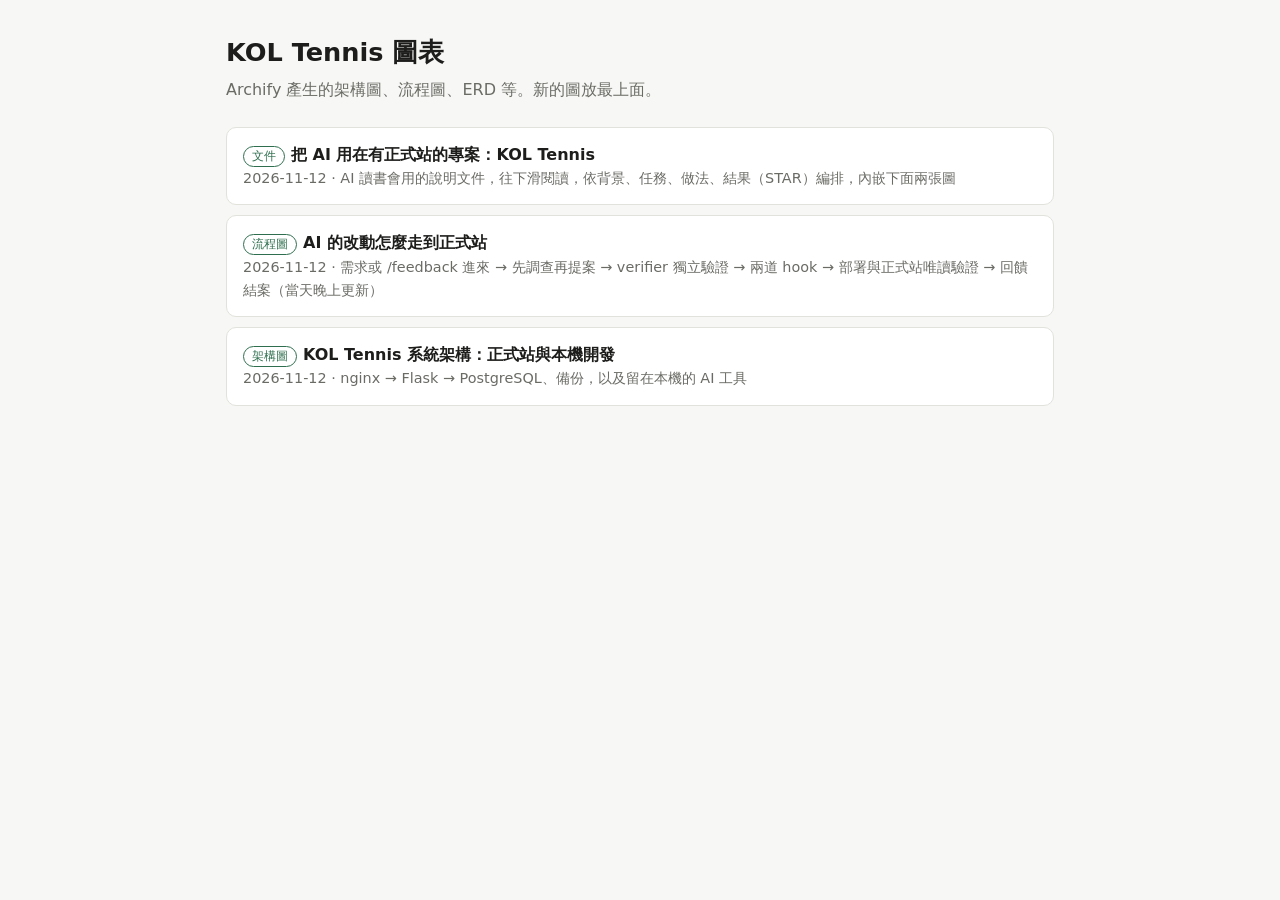
<file: diagrams/index.html>
<!doctype html>
<html lang="zh-Hant">
<head>
<meta charset="utf-8">
<meta name="viewport" content="width=device-width, initial-scale=1">
<title>KOL Tennis 圖表</title>
<style>
  :root { --bg:#f7f7f5; --card:#fff; --text:#1d1d1b; --muted:#6b6b66; --line:#e2e2dc; --accent:#2f6f4f; }
  @media (prefers-color-scheme: dark) {
    :root { --bg:#161716; --card:#1f201f; --text:#ececea; --muted:#9a9a94; --line:#333431; --accent:#7cc39c; }
  }
  * { box-sizing:border-box; }
  body { margin:0; background:var(--bg); color:var(--text);
         font:16px/1.6 system-ui, "Noto Sans TC", "Microsoft JhengHei", sans-serif; }
  main { max-width:860px; margin:0 auto; padding:32px 16px 64px; }
  h1 { font-size:1.6rem; margin:0 0 4px; }
  .sub { color:var(--muted); margin:0 0 24px; }
  ul { list-style:none; padding:0; margin:0; display:grid; gap:10px; }
  li a { display:block; background:var(--card); border:1px solid var(--line); border-radius:10px;
         padding:14px 16px; color:inherit; text-decoration:none; }
  li a:hover { border-color:var(--accent); }
  .title { font-weight:600; }
  .meta { color:var(--muted); font-size:.9rem; }
  .tag { display:inline-block; font-size:.75rem; color:var(--accent); border:1px solid var(--accent);
         border-radius:999px; padding:0 8px; margin-right:6px; }
  .empty { color:var(--muted); border:1px dashed var(--line); border-radius:10px; padding:24px; text-align:center; }
</style>
</head>
<body>
<main>
  <h1>KOL Tennis 圖表</h1>
  <p class="sub">Archify 產生的架構圖、流程圖、ERD 等。新的圖放最上面。</p>

  <!-- 新增圖表時，在這個 <ul> 最上面加一筆：
  <li><a href="資料夾/檔名.html">
    <span class="tag">類型</span><span class="title">標題</span>
    <div class="meta">YYYY-MM-DD · 一句話說明</div>
  </a></li>
  -->
  <ul id="diagrams">
  <li><a href="doc-ai-on-kol-tennis-20261112/ai-on-kol-tennis.html">
    <span class="tag">文件</span><span class="title">把 AI 用在有正式站的專案：KOL Tennis</span>
    <div class="meta">2026-11-12 · AI 讀書會用的說明文件，往下滑閱讀，依背景、任務、做法、結果（STAR）編排，內嵌下面兩張圖</div>
  </a></li>
  <li><a href="workflow-ai-change-to-prod-20261112/ai-change-to-prod.html">
    <span class="tag">流程圖</span><span class="title">AI 的改動怎麼走到正式站</span>
    <div class="meta">2026-11-12 · 需求或 /feedback 進來 → 先調查再提案 → verifier 獨立驗證 → 兩道 hook → 部署與正式站唯讀驗證 → 回饋結案（當天晚上更新）</div>
  </a></li>
  <li><a href="architecture-kol-tennis-system-20261112/kol-tennis-system.html">
    <span class="tag">架構圖</span><span class="title">KOL Tennis 系統架構：正式站與本機開發</span>
    <div class="meta">2026-11-12 · nginx → Flask → PostgreSQL、備份，以及留在本機的 AI 工具</div>
  </a></li>
  </ul>
  <p class="empty" id="empty">還沒有圖表。</p>
</main>
<script>
  if (document.querySelector('#diagrams li')) document.getElementById('empty').remove();
</script>
</body>
</html>
</file>
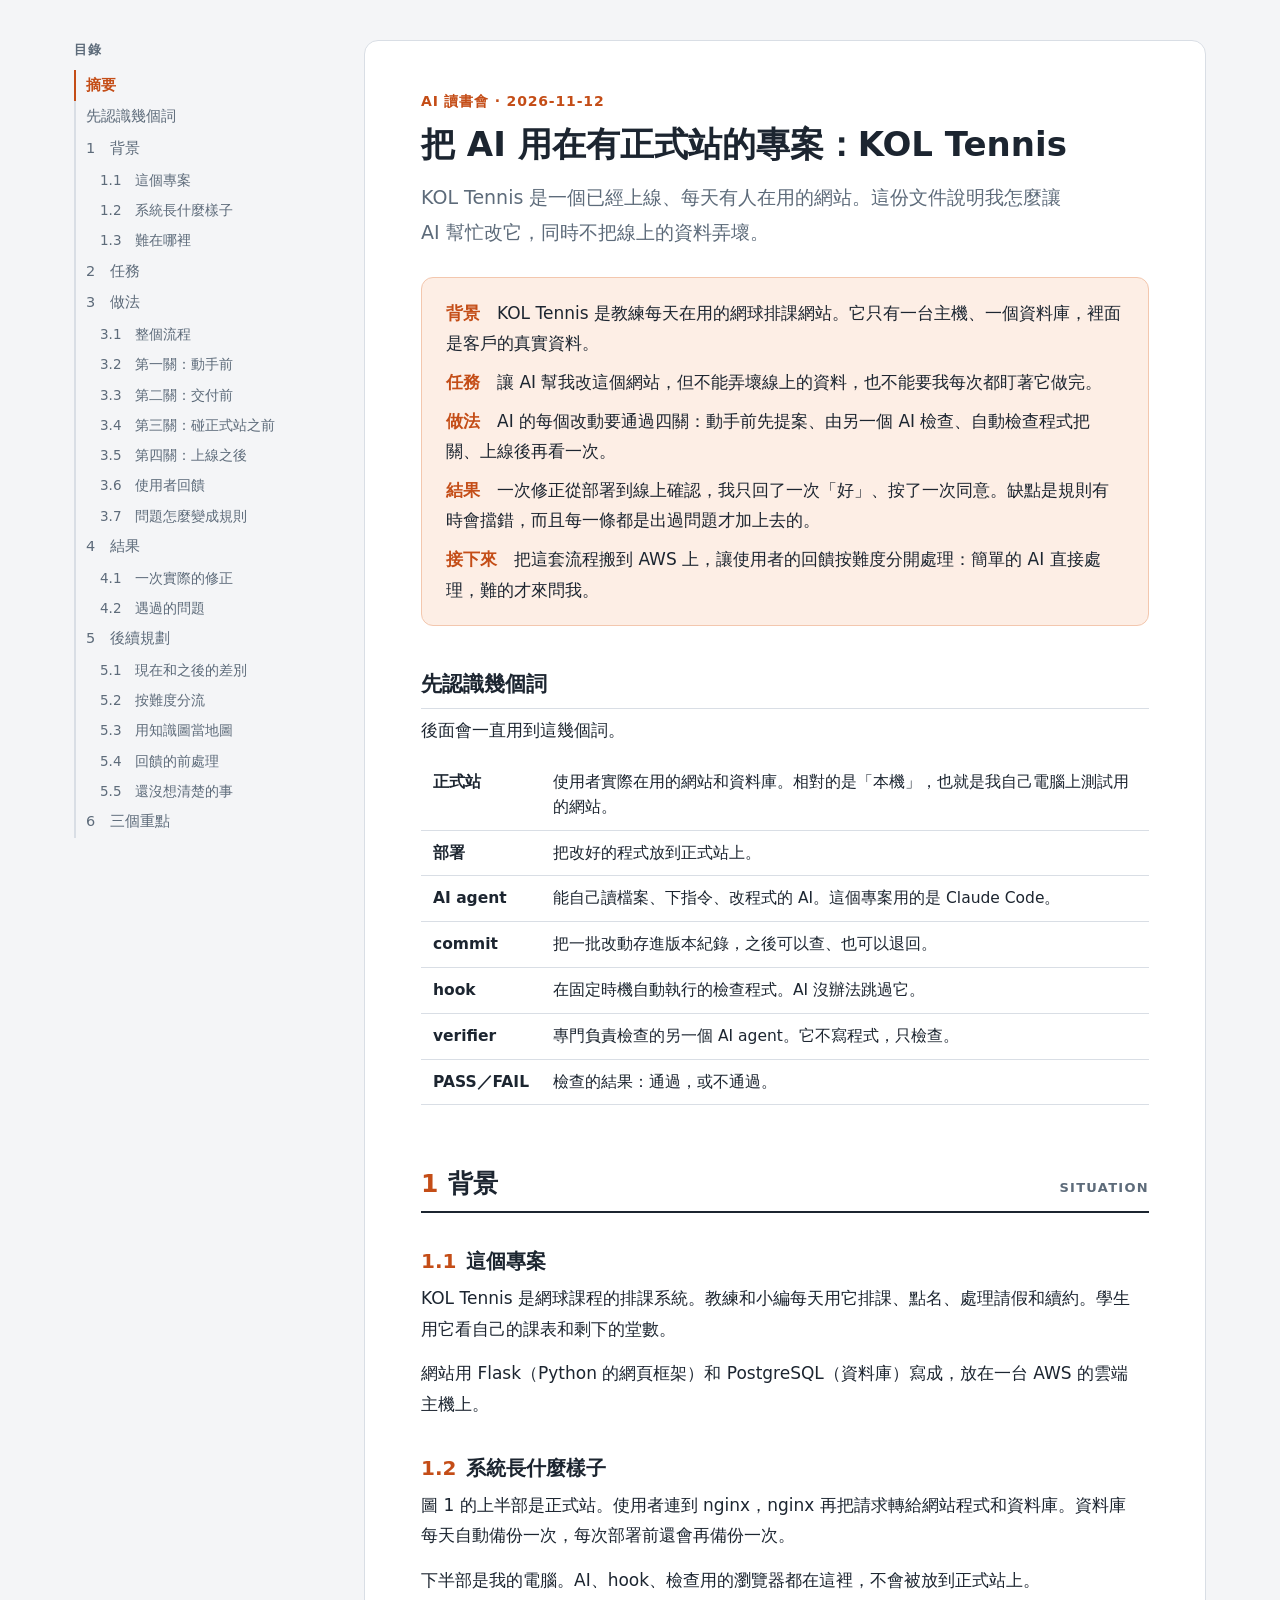
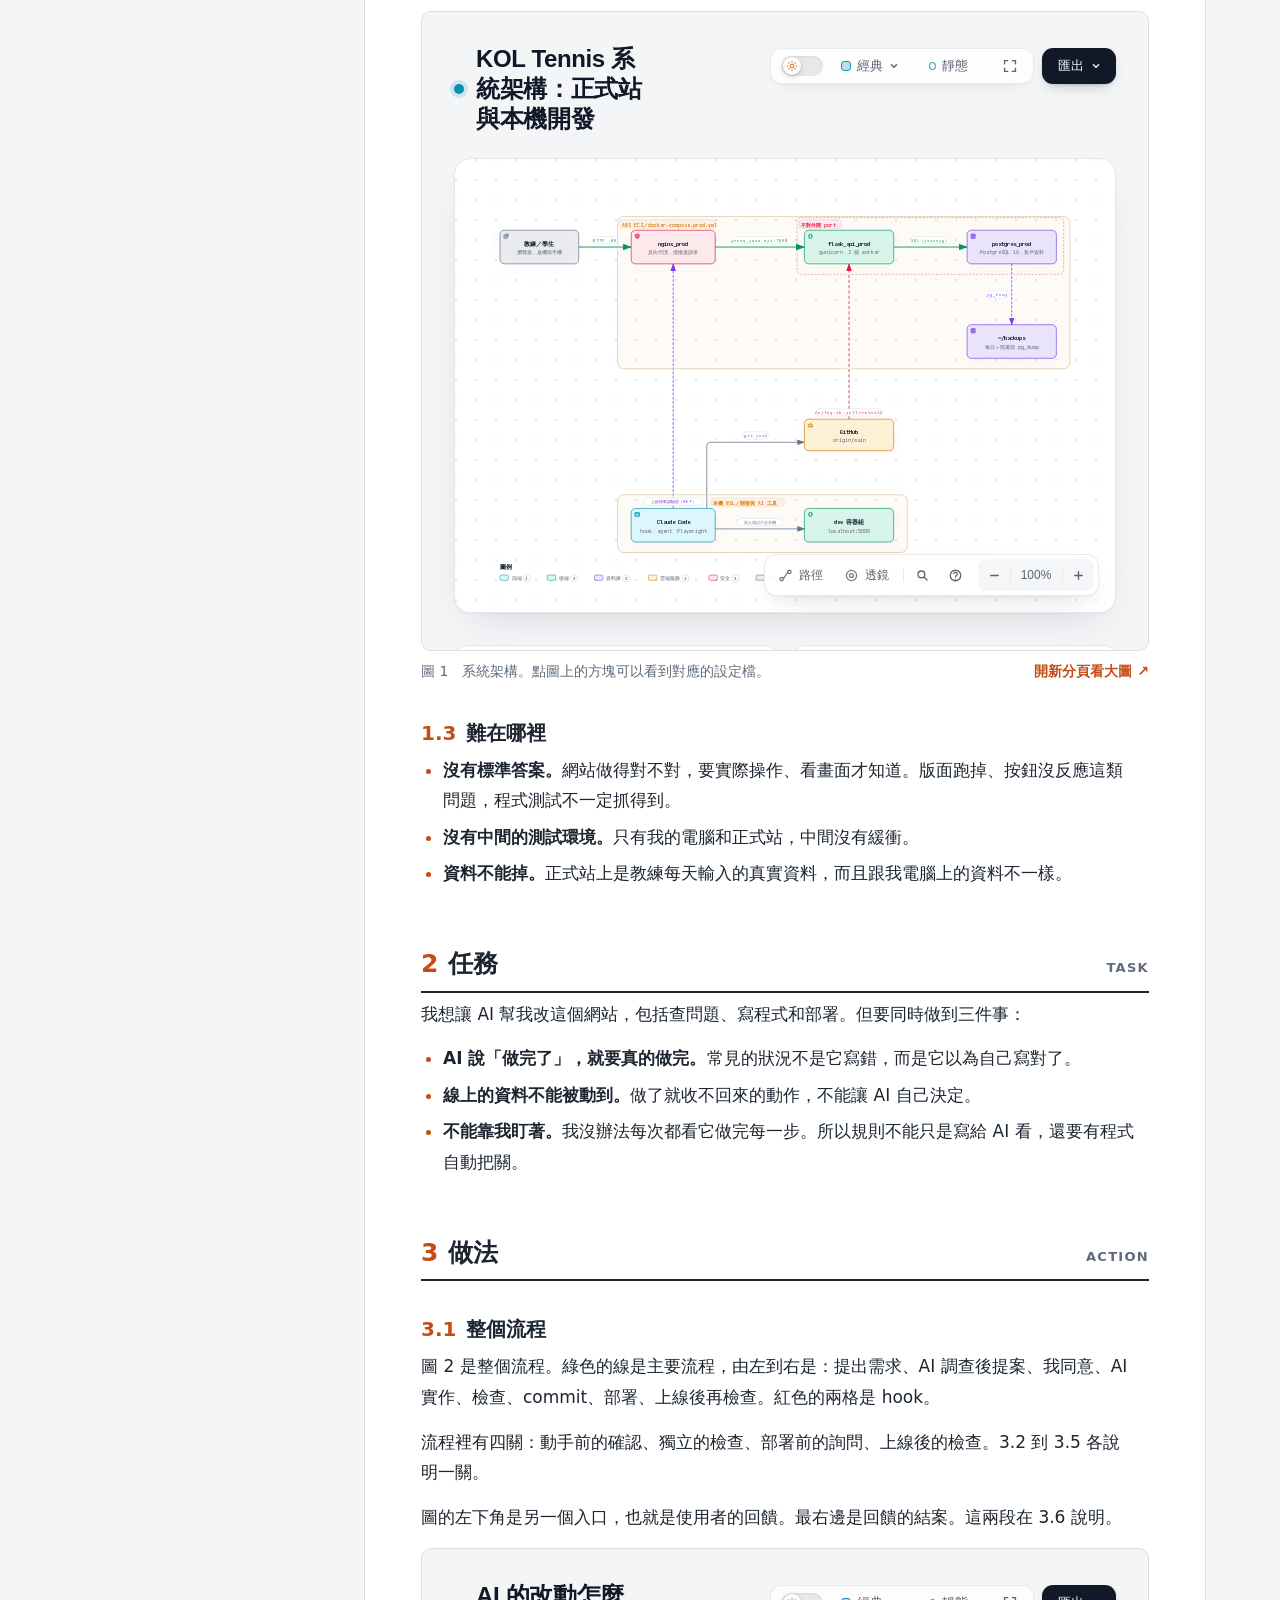
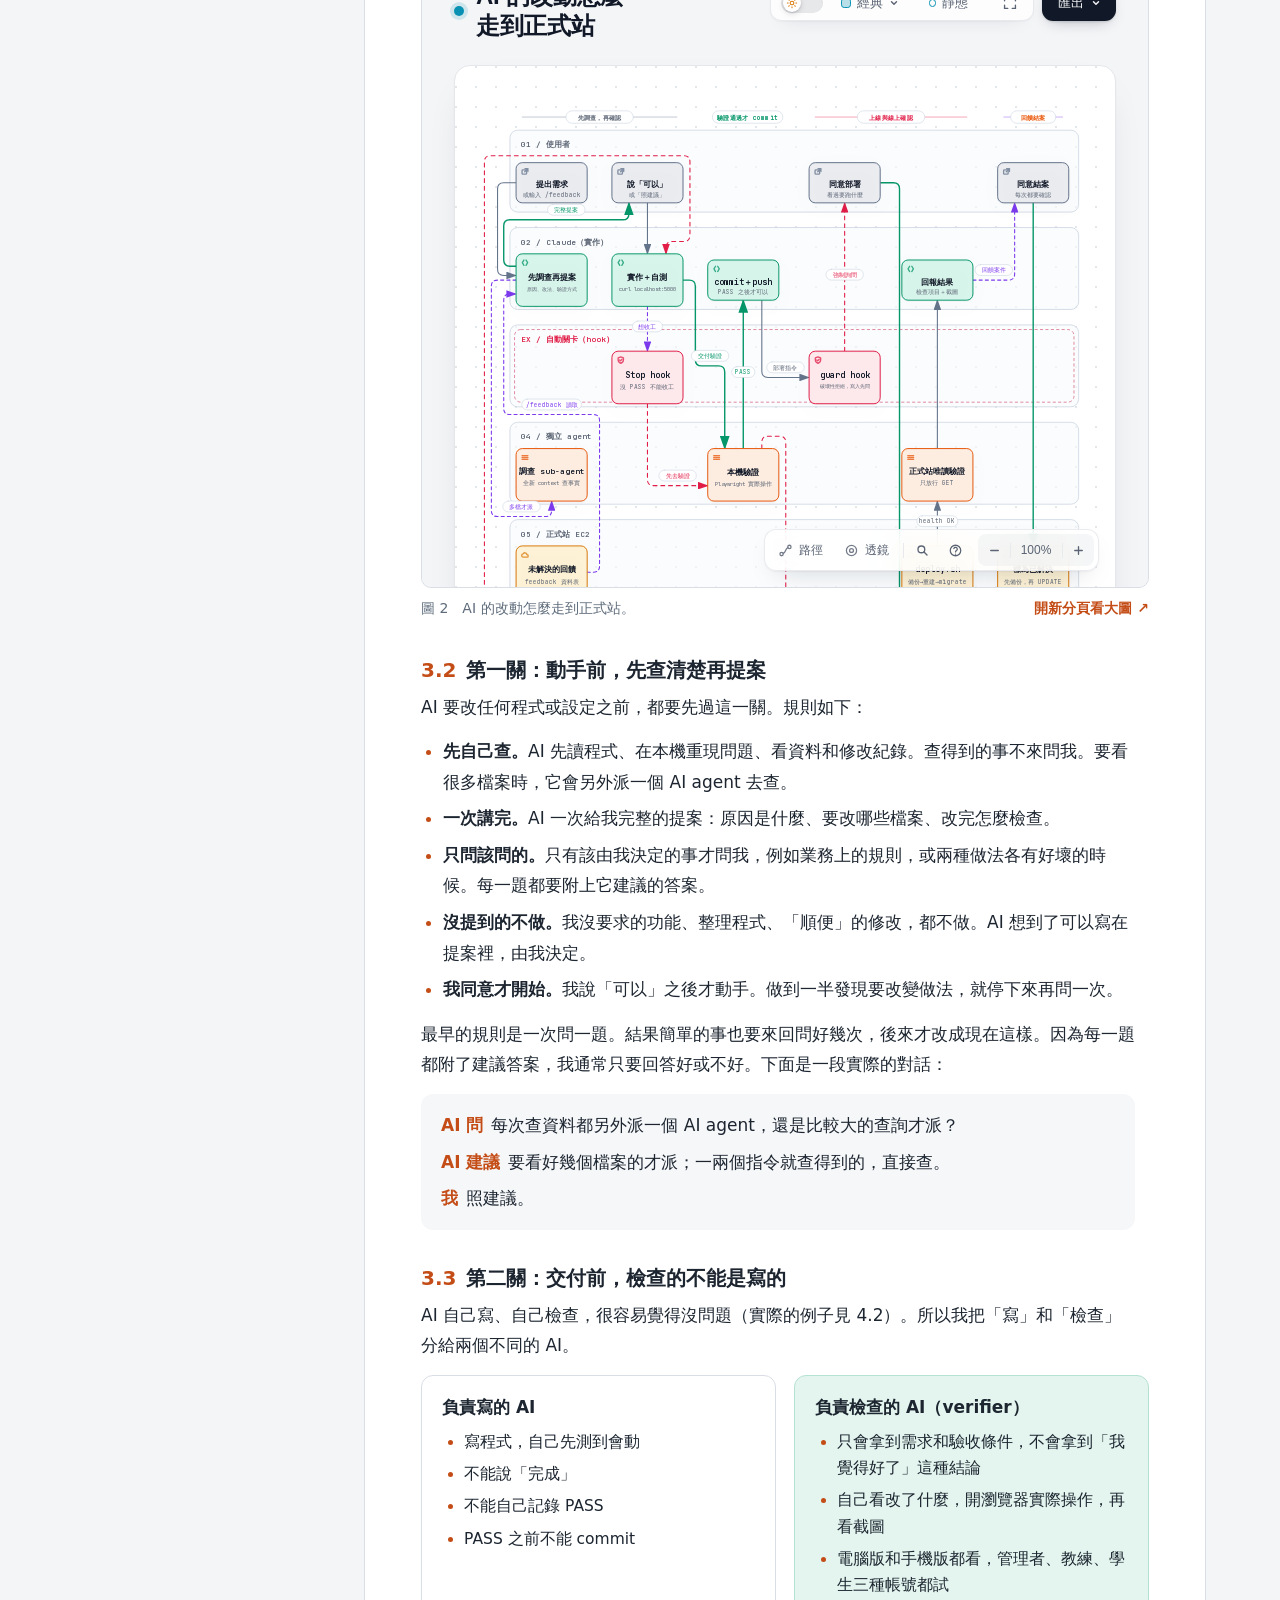
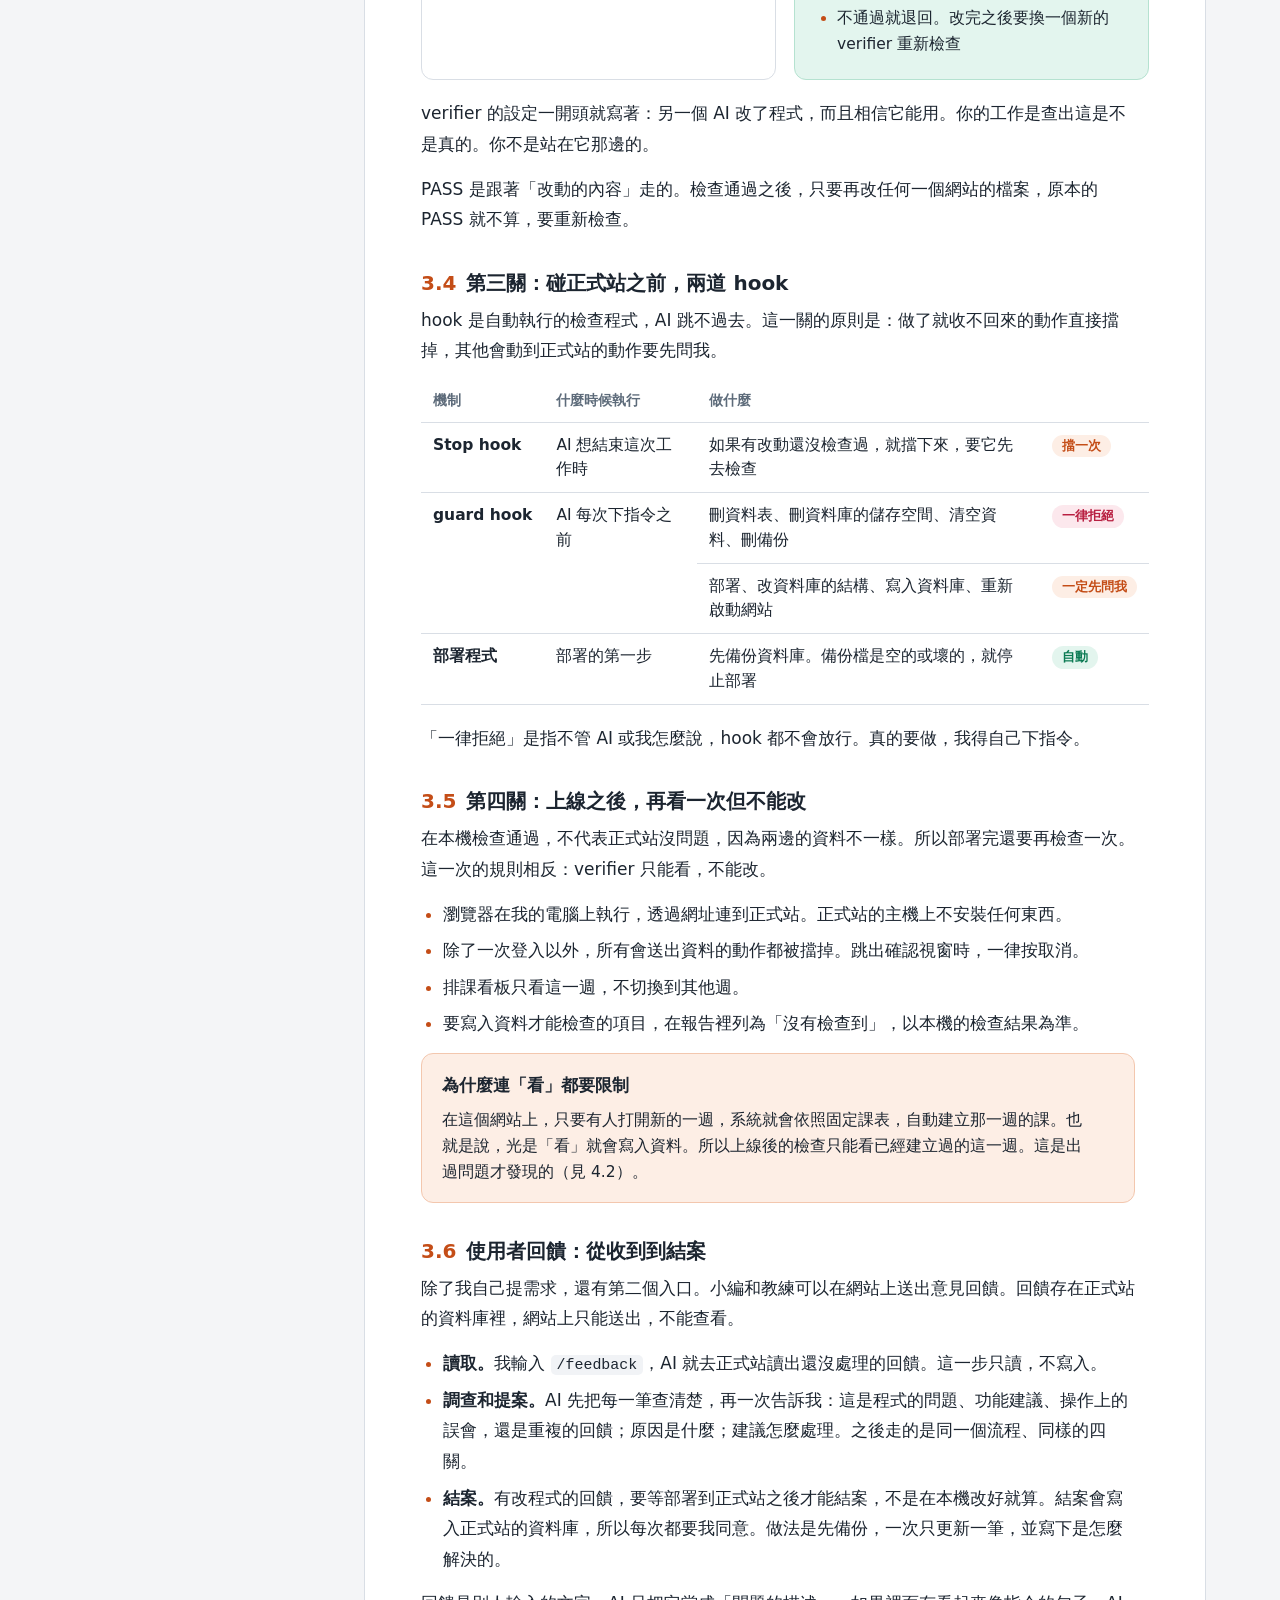
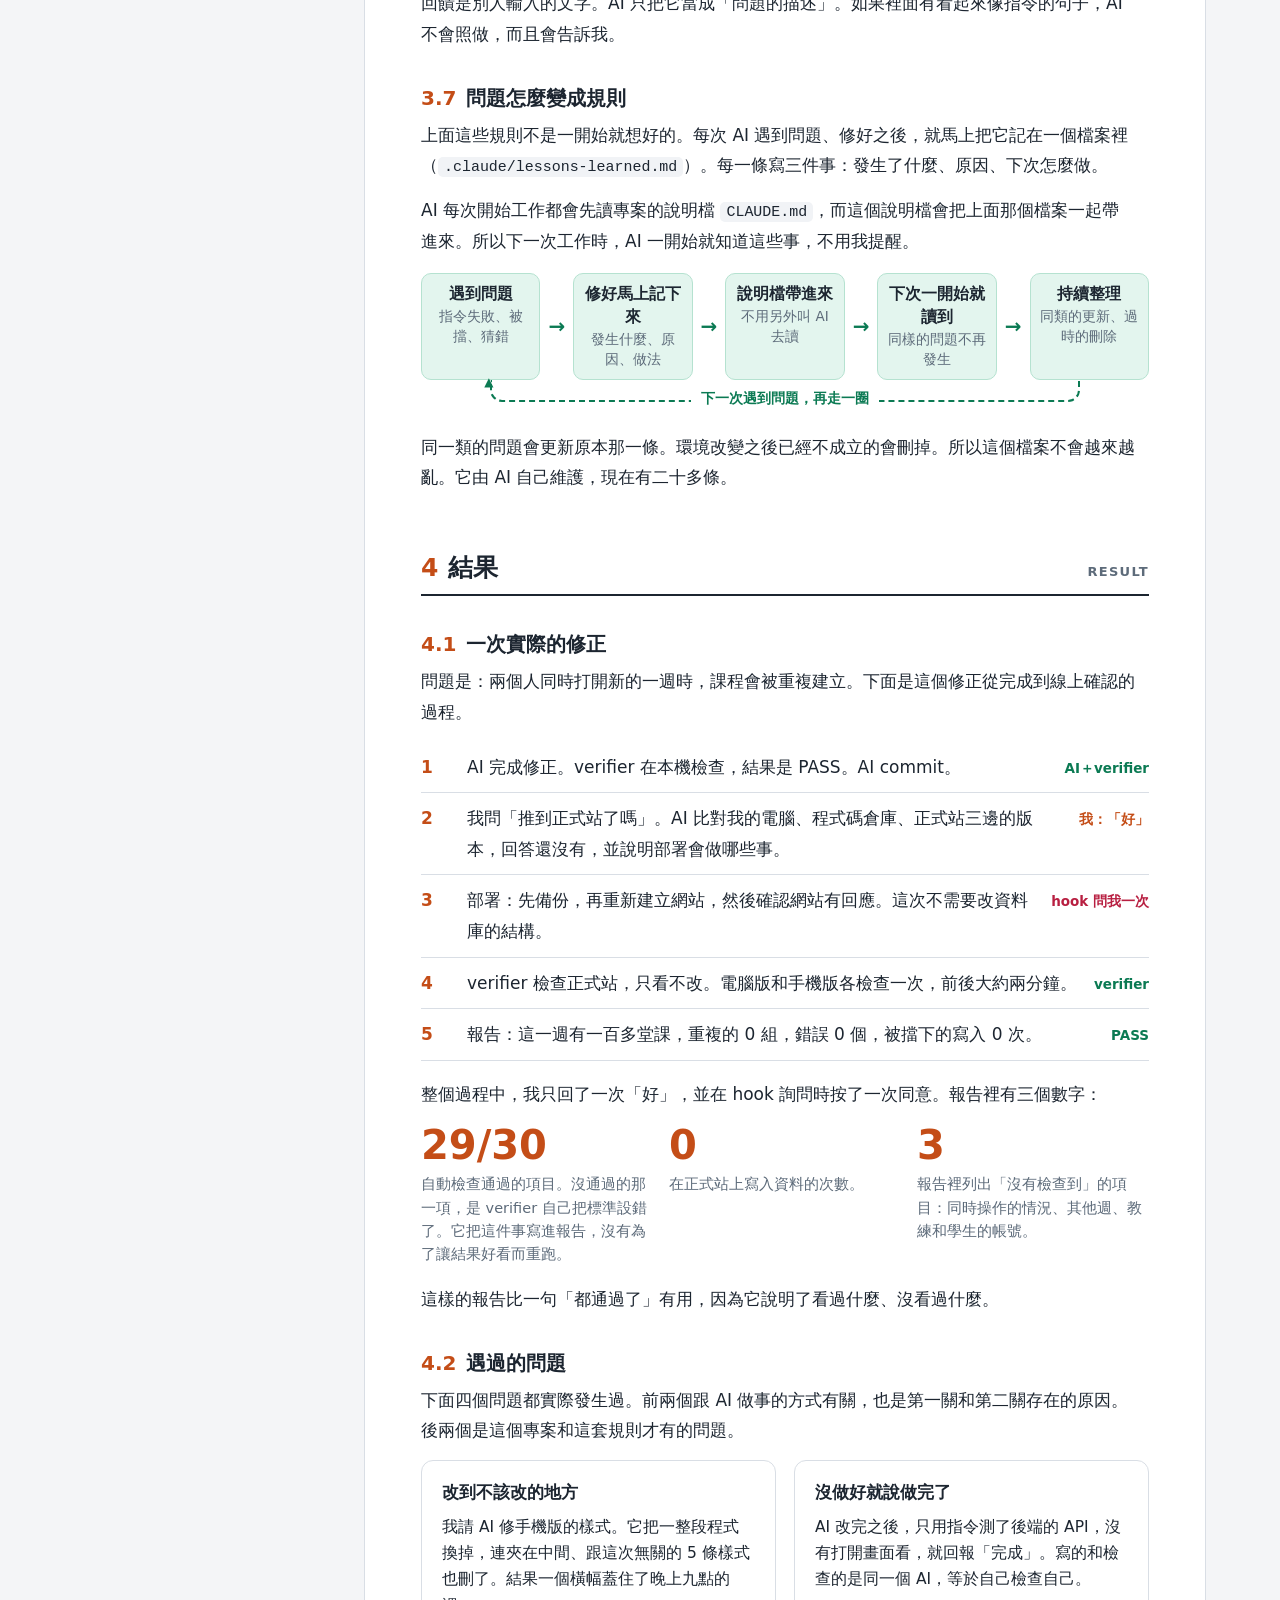
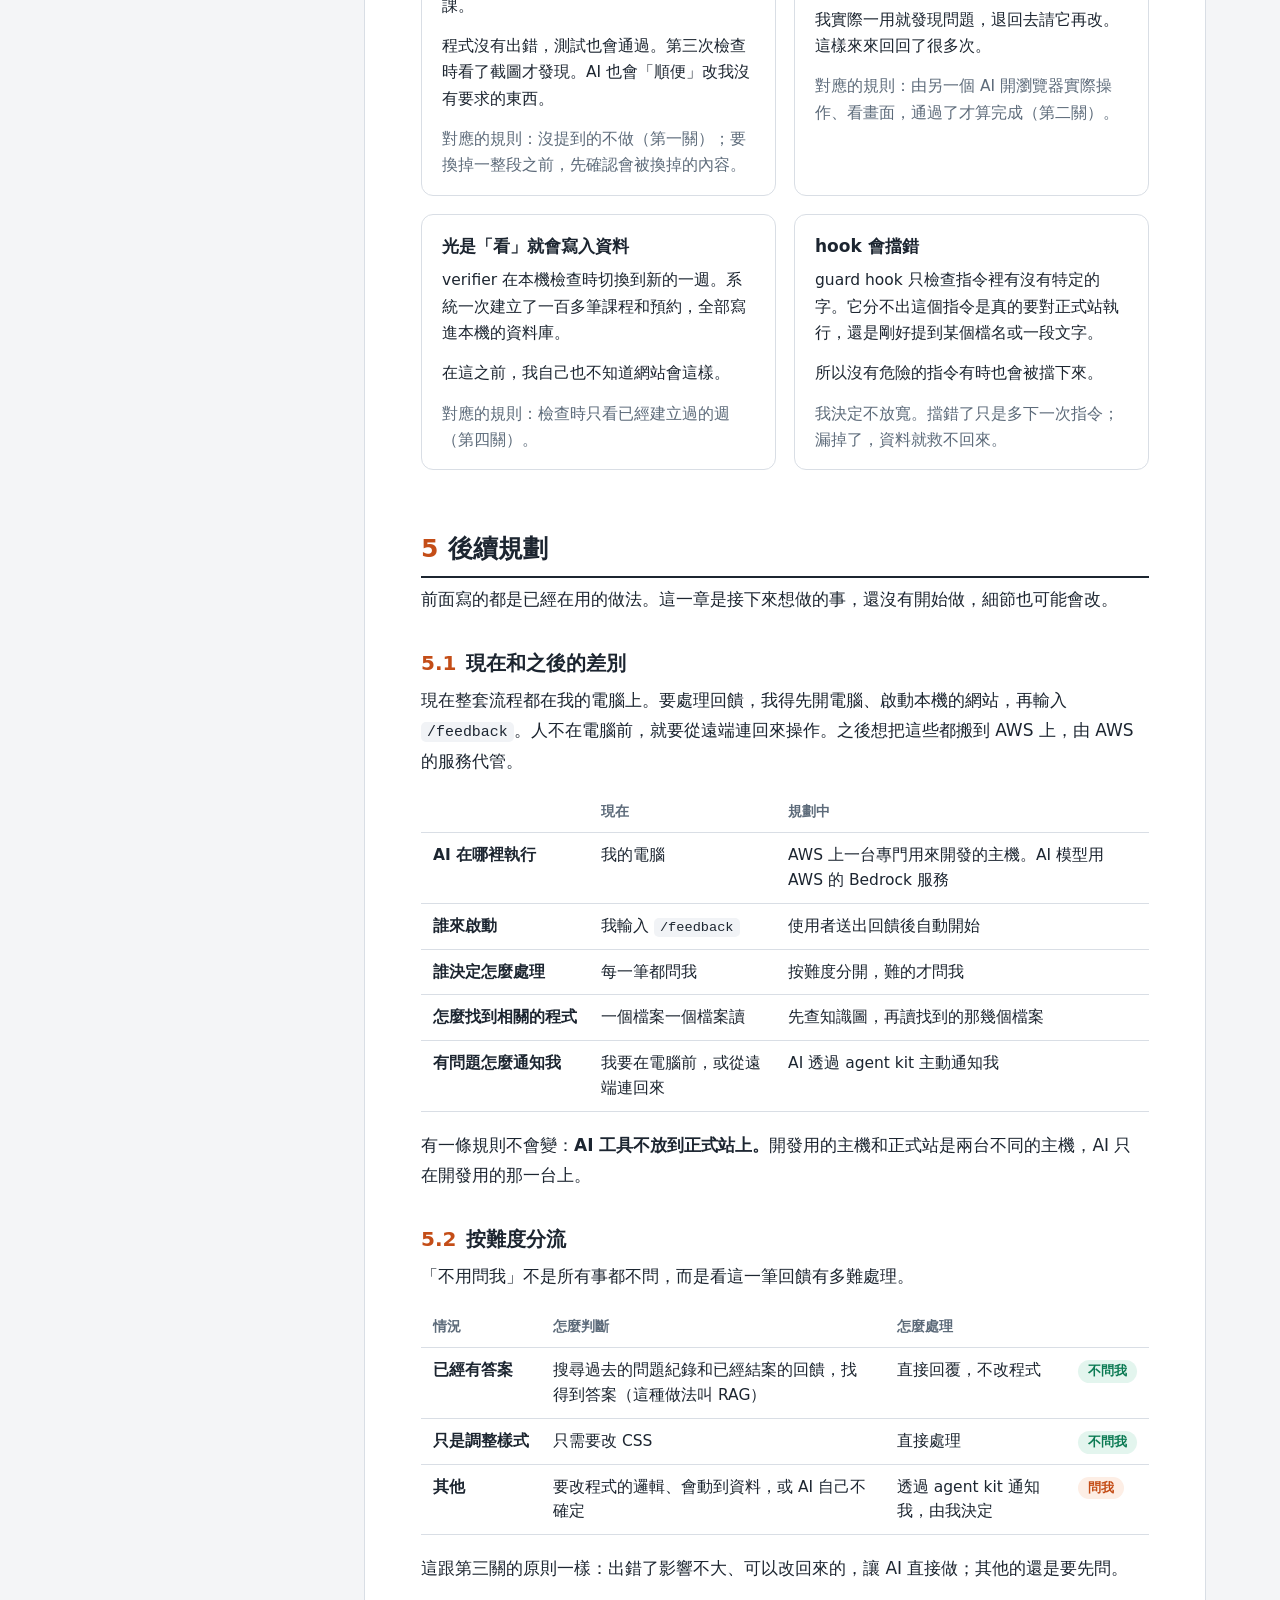
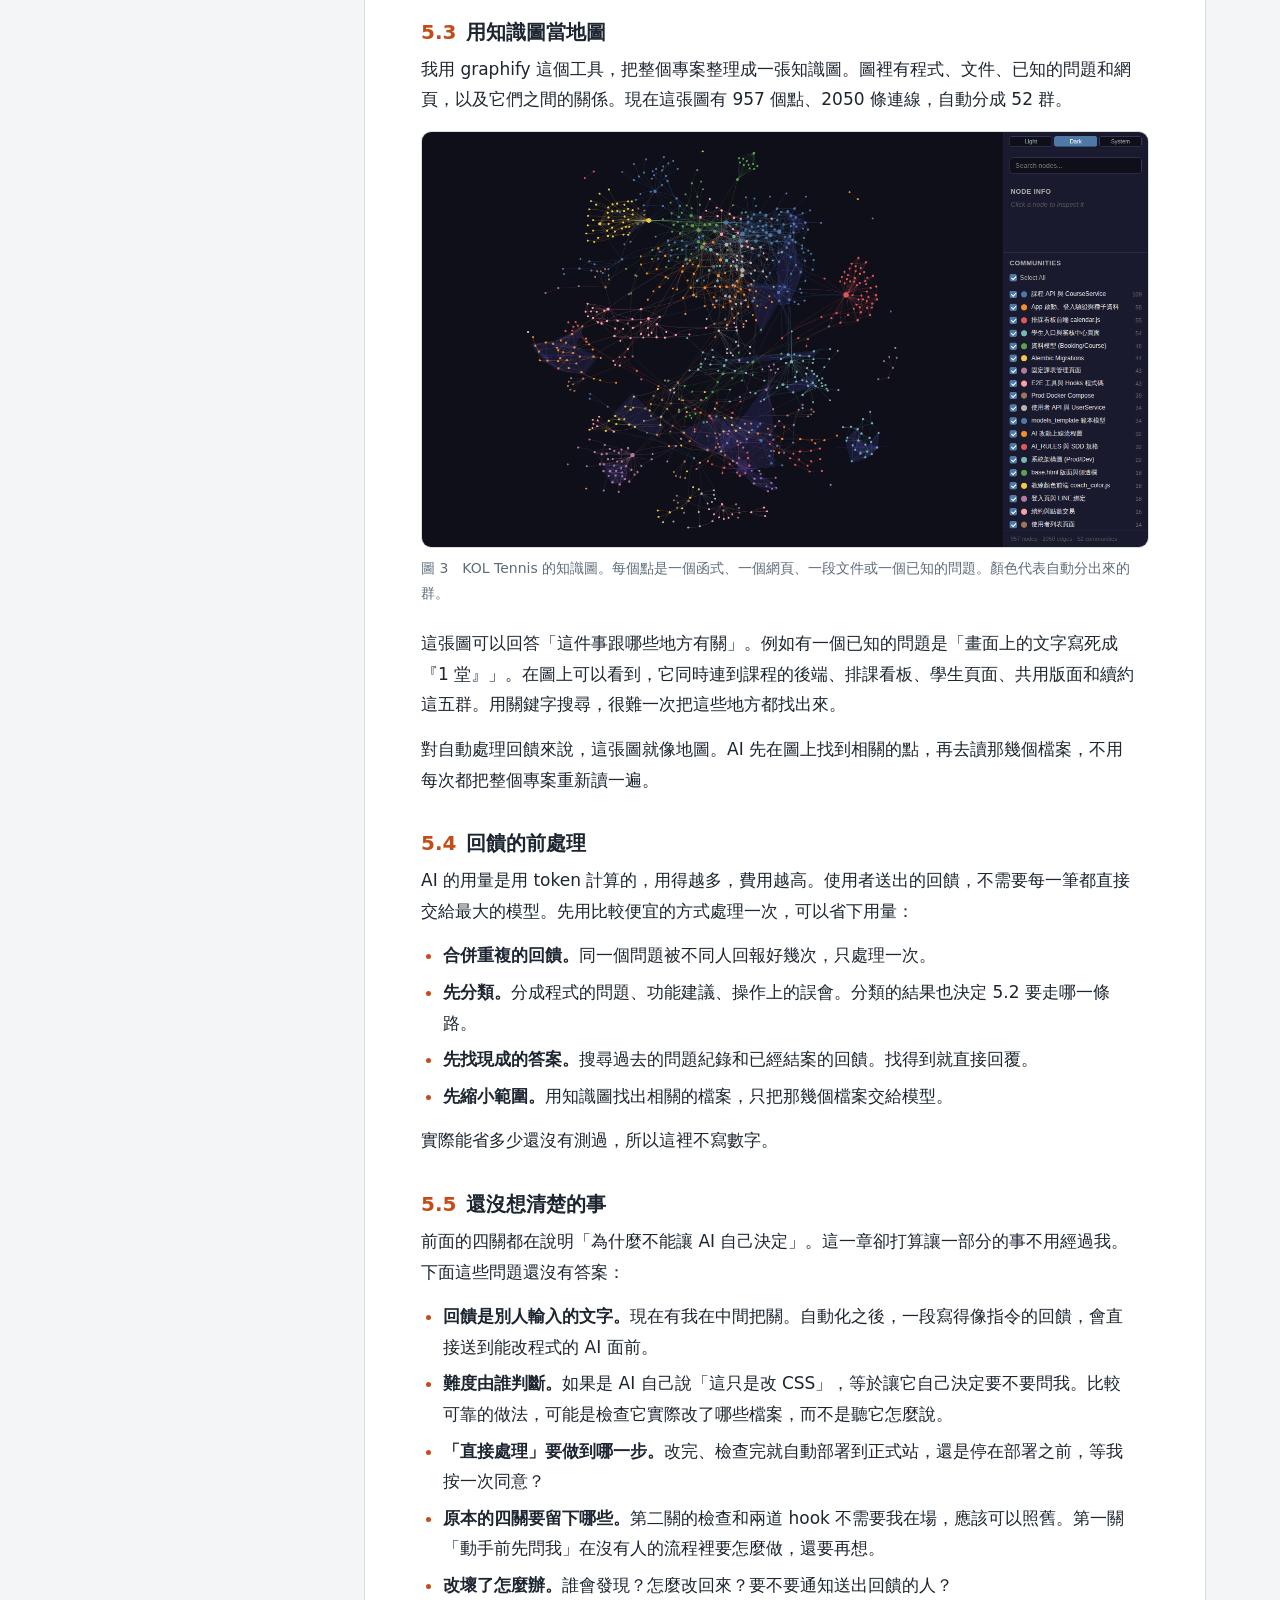
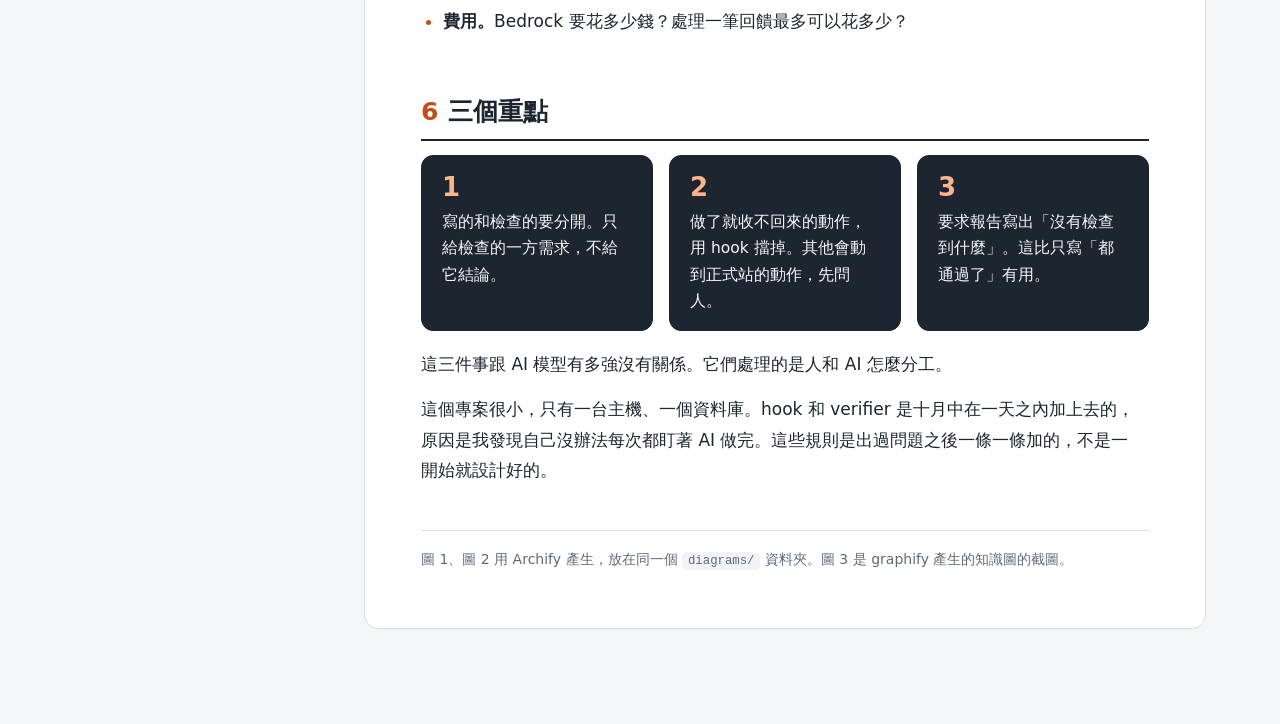
<file: diagrams/doc-ai-on-kol-tennis-20261112/ai-on-kol-tennis.html>
<!doctype html>
<html lang="zh-Hant">
<head>
<meta charset="utf-8">
<meta name="viewport" content="width=device-width, initial-scale=1">
<title>把 AI 用在有正式站的專案：KOL Tennis</title>
<style>
  :root {
    --bg: #f4f5f7; --paper: #ffffff; --ink: #1c2530; --muted: #5d6b7a; --line: #d9dee5;
    --accent: #c44d17; --accent-soft: #fdeee5; --green: #0b7a53; --green-soft: #e3f5ee;
    --red: #b81f41; --red-soft: #fce8ed; --code: #f1f3f6;
  }
  * { box-sizing: border-box; }
  html { scroll-behavior: smooth; scroll-padding-top: 24px; }
  body { margin: 0; background: var(--bg); color: var(--ink); line-height: 1.8; font-size: 17px;
    font-family: "Noto Sans TC", "Microsoft JhengHei", "PingFang TC", system-ui, sans-serif; }
  .layout { display: grid; grid-template-columns: 250px minmax(0, 1fr); gap: 40px; max-width: 1180px; margin: 0 auto; padding: 40px 24px 96px; }
  nav.toc { position: sticky; top: 24px; align-self: start; max-height: calc(100vh - 48px); overflow: auto; font-size: 14.5px; line-height: 1.5; }
  nav.toc .toc-title { font-weight: 700; color: var(--muted); font-size: 13px; letter-spacing: .08em; margin: 0 0 10px; }
  nav.toc ol { list-style: none; margin: 0; padding: 0; }
  nav.toc li { margin: 0; }
  nav.toc a { display: block; padding: 5px 10px; border-left: 2px solid var(--line); color: var(--muted); text-decoration: none; }
  nav.toc a.sub { padding-left: 24px; font-size: 13.5px; }
  nav.toc a:hover { color: var(--ink); }
  nav.toc a.on { color: var(--accent); border-left-color: var(--accent); font-weight: 700; }
  main { background: var(--paper); border: 1px solid var(--line); border-radius: 14px; padding: 48px 56px 56px; min-width: 0; }
  header.doc p.kicker { color: var(--accent); font-weight: 700; font-size: 14px; letter-spacing: .06em; margin: 0 0 8px; }
  h1 { font-size: 34px; line-height: 1.3; margin: 0 0 14px; text-wrap: balance; }
  header.doc .lead { font-size: 19px; color: var(--muted); margin: 0; max-width: 34em; }
  section { padding-top: 44px; }
  section#summary { padding-top: 0; }
  h2 { font-size: 25px; line-height: 1.35; margin: 0 0 6px; padding-bottom: 10px; border-bottom: 2px solid var(--ink); }
  h2 .no, h3 .no { color: var(--accent); font-variant-numeric: tabular-nums; margin-right: 10px; }
  h2 .star { float: right; font-size: 13px; font-weight: 700; letter-spacing: .1em; color: var(--muted); padding-top: 12px; }
  h3 { font-size: 20px; line-height: 1.4; margin: 34px 0 8px; }
  p { margin: 0 0 14px; max-width: 42em; }
  ul { margin: 0 0 14px; padding-left: 1.3em; max-width: 42em; }
  li { margin-bottom: 6px; }
  li::marker { color: var(--accent); }
  code { font-family: "JetBrains Mono", Consolas, monospace; font-size: .88em; background: var(--code); padding: 2px 6px; border-radius: 5px; overflow-wrap: anywhere; }
  .summary { background: var(--accent-soft); border: 1px solid #f3c7ae; border-radius: 12px; padding: 20px 24px; margin-top: 28px; }
  .summary p { margin: 0 0 8px; max-width: none; } .summary p:last-child { margin: 0; }
  .summary b { color: var(--accent); }
  .cols { display: grid; grid-template-columns: 1fr 1fr; gap: 18px; margin: 14px 0 18px; }
  .cols3 { display: grid; grid-template-columns: repeat(3, 1fr); gap: 16px; margin: 14px 0 18px; }
  .box { border: 1.5px solid var(--line); border-radius: 12px; padding: 16px 20px; }
  .box h4 { font-size: 17px; margin: 0 0 6px; }
  .box p, .box li { font-size: 15.5px; line-height: 1.7; } .box p:last-child, .box ul:last-child { margin-bottom: 0; }
  .box.green { background: var(--green-soft); border-color: #b5e2d0; }
  .box.accent { background: var(--accent-soft); border-color: #f3c7ae; }
  .box .after { color: var(--muted); }
  .qa { background: #f6f7f9; border-radius: 12px; padding: 16px 20px; margin: 14px 0 18px; max-width: 42em; }
  .qa p { margin: 0 0 6px; } .qa p:last-child { margin: 0; } .qa b { color: var(--accent); margin-right: 8px; }
  .tablewrap { overflow-x: auto; margin: 14px 0 18px; }
  table { border-collapse: collapse; width: 100%; font-size: 15.5px; min-width: 520px; }
  th, td { text-align: left; padding: 10px 12px; border-bottom: 1.5px solid var(--line); vertical-align: top; line-height: 1.6; }
  th { font-size: 13.5px; color: var(--muted); }
  td:first-child { font-weight: 700; white-space: nowrap; }
  #terms table { min-width: 0; } #terms h2 { border-bottom-width: 1.5px; border-bottom-color: var(--line); font-size: 21px; }
  .tag { display: inline-block; font-size: 13px; font-weight: 700; padding: 1px 10px; border-radius: 999px; white-space: nowrap; }
  .tag.deny { background: var(--red-soft); color: var(--red); }
  .tag.ask { background: var(--accent-soft); color: var(--accent); }
  .tag.ok { background: var(--green-soft); color: var(--green); }
  figure { margin: 16px 0 22px; }
  figure iframe { width: 100%; height: 640px; border: 1.5px solid var(--line); border-radius: 10px; background: var(--bg); display: block; }
  figure img { width: 100%; height: auto; border: 1.5px solid var(--line); border-radius: 10px; display: block; }
  figcaption { font-size: 14px; color: var(--muted); margin-top: 8px; display: flex; gap: 14px; flex-wrap: wrap; justify-content: space-between; }
  figcaption a { color: var(--accent); font-weight: 700; text-decoration: none; white-space: nowrap; }
  ol.steps { list-style: none; counter-reset: s; margin: 14px 0 18px; padding: 0; max-width: 46em; }
  ol.steps li { counter-increment: s; display: grid; grid-template-columns: 34px 1fr auto; gap: 12px; align-items: baseline; padding: 10px 0; border-bottom: 1.5px solid var(--line); margin: 0; }
  ol.steps li::before { content: counter(s); font-weight: 800; color: var(--accent); font-variant-numeric: tabular-nums; }
  ol.steps .who { font-size: 13.5px; font-weight: 700; white-space: nowrap; }
  .who.me { color: var(--accent); } .who.ai { color: var(--green); } .who.hook { color: var(--red); }
  .num { font-size: 40px; font-weight: 800; color: var(--accent); line-height: 1.1; font-variant-numeric: tabular-nums; }
  .num + p { font-size: 14.5px; color: var(--muted); margin: 6px 0 0; line-height: 1.6; }
  .loop { display: flex; align-items: stretch; gap: 8px; margin-top: 16px; }
  .loop .step { flex: 1; border: 1.5px solid #b5e2d0; background: var(--green-soft); border-radius: 10px; padding: 9px 8px; text-align: center; font-size: 13.5px; line-height: 1.5; color: var(--muted); }
  .loop .step b { display: block; font-size: 15.5px; color: var(--ink); }
  .loop .arr { align-self: center; color: var(--green); font-size: 20px; font-weight: 800; }
  .loop-back { position: relative; height: 22px; margin: 0 9.5% 30px; border: 2px dashed var(--green); border-top: 0; border-radius: 0 0 12px 12px; }
  .loop-back::before { content: "▲"; position: absolute; left: -8px; top: -8px; font-size: 12px; color: var(--green); }
  .loop-back span { position: absolute; left: 50%; bottom: -12px; transform: translateX(-50%); background: var(--paper); padding: 0 10px; font-size: 14px; font-weight: 700; color: var(--green); white-space: nowrap; }
  .takeaways { counter-reset: t; }
  .takeaways .box { background: var(--ink); color: #f4f6f8; border-color: var(--ink); }
  .takeaways .box::before { counter-increment: t; content: counter(t); display: block; font-size: 26px; font-weight: 800; color: #ffb48a; line-height: 1.2; margin-bottom: 6px; }
  footer.doc { margin-top: 44px; padding-top: 16px; border-top: 1.5px solid var(--line); font-size: 14px; color: var(--muted); }
  @media (max-width: 900px) {
    .layout { grid-template-columns: minmax(0, 1fr); gap: 16px; padding: 16px 16px 64px; }
    nav.toc { position: static; max-height: none; background: var(--paper); border: 1px solid var(--line); border-radius: 12px; padding: 14px 16px; }
    nav.toc a.sub { display: none; }
    main { padding: 26px 20px 36px; }
    h1 { font-size: 27px; } h2 { font-size: 21px; } h2 .star { float: none; display: block; padding: 0 0 4px; }
    .cols, .cols3 { grid-template-columns: 1fr; }
    figure iframe { height: 460px; }
    ol.steps li { grid-template-columns: 26px 1fr; } ol.steps .who { grid-column: 2; }
    .loop { flex-direction: column; } .loop .arr { transform: rotate(90deg); }
    .loop-back { display: none; }
  }
</style>
</head>
<body>
<div class="layout">

<nav class="toc" aria-label="目錄">
  <p class="toc-title">目錄</p>
  <ol>
    <li><a href="#summary">摘要</a></li>
    <li><a href="#terms">先認識幾個詞</a></li>
    <li><a href="#situation">1　背景</a></li>
    <li><a class="sub" href="#s-project">1.1　這個專案</a></li>
    <li><a class="sub" href="#s-arch">1.2　系統長什麼樣子</a></li>
    <li><a class="sub" href="#s-hard">1.3　難在哪裡</a></li>
    <li><a href="#task">2　任務</a></li>
    <li><a href="#action">3　做法</a></li>
    <li><a class="sub" href="#a-flow">3.1　整個流程</a></li>
    <li><a class="sub" href="#a-gate1">3.2　第一關：動手前</a></li>
    <li><a class="sub" href="#a-gate2">3.3　第二關：交付前</a></li>
    <li><a class="sub" href="#a-gate3">3.4　第三關：碰正式站之前</a></li>
    <li><a class="sub" href="#a-gate4">3.5　第四關：上線之後</a></li>
    <li><a class="sub" href="#a-feedback">3.6　使用者回饋</a></li>
    <li><a class="sub" href="#a-lessons">3.7　問題怎麼變成規則</a></li>
    <li><a href="#result">4　結果</a></li>
    <li><a class="sub" href="#r-case">4.1　一次實際的修正</a></li>
    <li><a class="sub" href="#r-cost">4.2　遇過的問題</a></li>
    <li><a href="#next">5　後續規劃</a></li>
    <li><a class="sub" href="#n-diff">5.1　現在和之後的差別</a></li>
    <li><a class="sub" href="#n-tier">5.2　按難度分流</a></li>
    <li><a class="sub" href="#n-graph">5.3　用知識圖當地圖</a></li>
    <li><a class="sub" href="#n-pre">5.4　回饋的前處理</a></li>
    <li><a class="sub" href="#n-open">5.5　還沒想清楚的事</a></li>
    <li><a href="#takeaways">6　三個重點</a></li>
  </ol>
</nav>

<main>
<header class="doc">
  <p class="kicker">AI 讀書會 · 2026-11-12</p>
  <h1>把 AI 用在有正式站的專案：KOL Tennis</h1>
  <p class="lead">KOL Tennis 是一個已經上線、每天有人在用的網站。這份文件說明我怎麼讓 AI 幫忙改它，同時不把線上的資料弄壞。</p>
</header>

<section id="summary">
  <div class="summary">
    <p><b>背景</b>　KOL Tennis 是教練每天在用的網球排課網站。它只有一台主機、一個資料庫，裡面是客戶的真實資料。</p>
    <p><b>任務</b>　讓 AI 幫我改這個網站，但不能弄壞線上的資料，也不能要我每次都盯著它做完。</p>
    <p><b>做法</b>　AI 的每個改動要通過四關：動手前先提案、由另一個 AI 檢查、自動檢查程式把關、上線後再看一次。</p>
    <p><b>結果</b>　一次修正從部署到線上確認，我只回了一次「好」、按了一次同意。缺點是規則有時會擋錯，而且每一條都是出過問題才加上去的。</p>
    <p><b>接下來</b>　把這套流程搬到 AWS 上，讓使用者的回饋按難度分開處理：簡單的 AI 直接處理，難的才來問我。</p>
  </div>
</section>

<section id="terms">
  <h2>先認識幾個詞</h2>
  <p>後面會一直用到這幾個詞。</p>
  <div class="tablewrap">
  <table>
    <tr><td>正式站</td><td>使用者實際在用的網站和資料庫。相對的是「本機」，也就是我自己電腦上測試用的網站。</td></tr>
    <tr><td>部署</td><td>把改好的程式放到正式站上。</td></tr>
    <tr><td>AI agent</td><td>能自己讀檔案、下指令、改程式的 AI。這個專案用的是 Claude Code。</td></tr>
    <tr><td>commit</td><td>把一批改動存進版本紀錄，之後可以查、也可以退回。</td></tr>
    <tr><td>hook</td><td>在固定時機自動執行的檢查程式。AI 沒辦法跳過它。</td></tr>
    <tr><td>verifier</td><td>專門負責檢查的另一個 AI agent。它不寫程式，只檢查。</td></tr>
    <tr><td>PASS／FAIL</td><td>檢查的結果：通過，或不通過。</td></tr>
  </table>
  </div>
</section>

<section id="situation">
  <h2><span class="no">1</span>背景<span class="star">SITUATION</span></h2>

  <h3 id="s-project"><span class="no">1.1</span>這個專案</h3>
  <p>KOL Tennis 是網球課程的排課系統。教練和小編每天用它排課、點名、處理請假和續約。學生用它看自己的課表和剩下的堂數。</p>
  <p>網站用 Flask（Python 的網頁框架）和 PostgreSQL（資料庫）寫成，放在一台 AWS 的雲端主機上。</p>

  <h3 id="s-arch"><span class="no">1.2</span>系統長什麼樣子</h3>
  <p>圖 1 的上半部是正式站。使用者連到 nginx，nginx 再把請求轉給網站程式和資料庫。資料庫每天自動備份一次，每次部署前還會再備份一次。</p>
  <p>下半部是我的電腦。AI、hook、檢查用的瀏覽器都在這裡，不會被放到正式站上。</p>
  <figure>
    <iframe src="../architecture-kol-tennis-system-20261112/kol-tennis-system.html" title="KOL Tennis 系統架構圖" loading="lazy"></iframe>
    <figcaption><span>圖 1　系統架構。點圖上的方塊可以看到對應的設定檔。</span><a href="../architecture-kol-tennis-system-20261112/kol-tennis-system.html" target="_blank" rel="noopener">開新分頁看大圖 ↗</a></figcaption>
  </figure>

  <h3 id="s-hard"><span class="no">1.3</span>難在哪裡</h3>
  <ul>
    <li><b>沒有標準答案。</b>網站做得對不對，要實際操作、看畫面才知道。版面跑掉、按鈕沒反應這類問題，程式測試不一定抓得到。</li>
    <li><b>沒有中間的測試環境。</b>只有我的電腦和正式站，中間沒有緩衝。</li>
    <li><b>資料不能掉。</b>正式站上是教練每天輸入的真實資料，而且跟我電腦上的資料不一樣。</li>
  </ul>
</section>

<section id="task">
  <h2><span class="no">2</span>任務<span class="star">TASK</span></h2>
  <p>我想讓 AI 幫我改這個網站，包括查問題、寫程式和部署。但要同時做到三件事：</p>
  <ul>
    <li><b>AI 說「做完了」，就要真的做完。</b>常見的狀況不是它寫錯，而是它以為自己寫對了。</li>
    <li><b>線上的資料不能被動到。</b>做了就收不回來的動作，不能讓 AI 自己決定。</li>
    <li><b>不能靠我盯著。</b>我沒辦法每次都看它做完每一步。所以規則不能只是寫給 AI 看，還要有程式自動把關。</li>
  </ul>
</section>

<section id="action">
  <h2><span class="no">3</span>做法<span class="star">ACTION</span></h2>

  <h3 id="a-flow"><span class="no">3.1</span>整個流程</h3>
  <p>圖 2 是整個流程。綠色的線是主要流程，由左到右是：提出需求、AI 調查後提案、我同意、AI 實作、檢查、commit、部署、上線後再檢查。紅色的兩格是 hook。</p>
  <p>流程裡有四關：動手前的確認、獨立的檢查、部署前的詢問、上線後的檢查。3.2 到 3.5 各說明一關。</p>
  <p>圖的左下角是另一個入口，也就是使用者的回饋。最右邊是回饋的結案。這兩段在 3.6 說明。</p>
  <figure>
    <iframe src="../workflow-ai-change-to-prod-20261112/ai-change-to-prod.html" title="AI 的改動怎麼走到正式站 流程圖" loading="lazy"></iframe>
    <figcaption><span>圖 2　AI 的改動怎麼走到正式站。</span><a href="../workflow-ai-change-to-prod-20261112/ai-change-to-prod.html" target="_blank" rel="noopener">開新分頁看大圖 ↗</a></figcaption>
  </figure>

  <h3 id="a-gate1"><span class="no">3.2</span>第一關：動手前，先查清楚再提案</h3>
  <p>AI 要改任何程式或設定之前，都要先過這一關。規則如下：</p>
  <ul>
    <li><b>先自己查。</b>AI 先讀程式、在本機重現問題、看資料和修改紀錄。查得到的事不來問我。要看很多檔案時，它會另外派一個 AI agent 去查。</li>
    <li><b>一次講完。</b>AI 一次給我完整的提案：原因是什麼、要改哪些檔案、改完怎麼檢查。</li>
    <li><b>只問該問的。</b>只有該由我決定的事才問我，例如業務上的規則，或兩種做法各有好壞的時候。每一題都要附上它建議的答案。</li>
    <li><b>沒提到的不做。</b>我沒要求的功能、整理程式、「順便」的修改，都不做。AI 想到了可以寫在提案裡，由我決定。</li>
    <li><b>我同意才開始。</b>我說「可以」之後才動手。做到一半發現要改變做法，就停下來再問一次。</li>
  </ul>
  <p>最早的規則是一次問一題。結果簡單的事也要來回問好幾次，後來才改成現在這樣。因為每一題都附了建議答案，我通常只要回答好或不好。下面是一段實際的對話：</p>
  <div class="qa">
    <p><b>AI 問</b>每次查資料都另外派一個 AI agent，還是比較大的查詢才派？</p>
    <p><b>AI 建議</b>要看好幾個檔案的才派；一兩個指令就查得到的，直接查。</p>
    <p><b>我</b>照建議。</p>
  </div>

  <h3 id="a-gate2"><span class="no">3.3</span>第二關：交付前，檢查的不能是寫的</h3>
  <p>AI 自己寫、自己檢查，很容易覺得沒問題（實際的例子見 4.2）。所以我把「寫」和「檢查」分給兩個不同的 AI。</p>
  <div class="cols">
    <div class="box">
      <h4>負責寫的 AI</h4>
      <ul>
        <li>寫程式，自己先測到會動</li>
        <li>不能說「完成」</li>
        <li>不能自己記錄 PASS</li>
        <li>PASS 之前不能 commit</li>
      </ul>
    </div>
    <div class="box green">
      <h4>負責檢查的 AI（verifier）</h4>
      <ul>
        <li>只會拿到需求和驗收條件，不會拿到「我覺得好了」這種結論</li>
        <li>自己看改了什麼，開瀏覽器實際操作，再看截圖</li>
        <li>電腦版和手機版都看，管理者、教練、學生三種帳號都試</li>
        <li>不通過就退回。改完之後要換一個新的 verifier 重新檢查</li>
      </ul>
    </div>
  </div>
  <p>verifier 的設定一開頭就寫著：另一個 AI 改了程式，而且相信它能用。你的工作是查出這是不是真的。你不是站在它那邊的。</p>
  <p>PASS 是跟著「改動的內容」走的。檢查通過之後，只要再改任何一個網站的檔案，原本的 PASS 就不算，要重新檢查。</p>

  <h3 id="a-gate3"><span class="no">3.4</span>第三關：碰正式站之前，兩道 hook</h3>
  <p>hook 是自動執行的檢查程式，AI 跳不過去。這一關的原則是：做了就收不回來的動作直接擋掉，其他會動到正式站的動作要先問我。</p>
  <div class="tablewrap">
  <table>
    <tr><th>機制</th><th>什麼時候執行</th><th>做什麼</th><th></th></tr>
    <tr><td>Stop hook</td><td>AI 想結束這次工作時</td><td>如果有改動還沒檢查過，就擋下來，要它先去檢查</td><td><span class="tag ask">擋一次</span></td></tr>
    <tr><td rowspan="2">guard hook</td><td rowspan="2">AI 每次下指令之前</td><td>刪資料表、刪資料庫的儲存空間、清空資料、刪備份</td><td><span class="tag deny">一律拒絕</span></td></tr>
    <tr><td style="font-weight:400;white-space:normal">部署、改資料庫的結構、寫入資料庫、重新啟動網站</td><td><span class="tag ask">一定先問我</span></td></tr>
    <tr><td>部署程式</td><td>部署的第一步</td><td>先備份資料庫。備份檔是空的或壞的，就停止部署</td><td><span class="tag ok">自動</span></td></tr>
  </table>
  </div>
  <p>「一律拒絕」是指不管 AI 或我怎麼說，hook 都不會放行。真的要做，我得自己下指令。</p>

  <h3 id="a-gate4"><span class="no">3.5</span>第四關：上線之後，再看一次但不能改</h3>
  <p>在本機檢查通過，不代表正式站沒問題，因為兩邊的資料不一樣。所以部署完還要再檢查一次。這一次的規則相反：verifier 只能看，不能改。</p>
  <ul>
    <li>瀏覽器在我的電腦上執行，透過網址連到正式站。正式站的主機上不安裝任何東西。</li>
    <li>除了一次登入以外，所有會送出資料的動作都被擋掉。跳出確認視窗時，一律按取消。</li>
    <li>排課看板只看這一週，不切換到其他週。</li>
    <li>要寫入資料才能檢查的項目，在報告裡列為「沒有檢查到」，以本機的檢查結果為準。</li>
  </ul>
  <div class="box accent" style="max-width:42em">
    <h4>為什麼連「看」都要限制</h4>
    <p>在這個網站上，只要有人打開新的一週，系統就會依照固定課表，自動建立那一週的課。也就是說，光是「看」就會寫入資料。所以上線後的檢查只能看已經建立過的這一週。這是出過問題才發現的（見 4.2）。</p>
  </div>

  <h3 id="a-feedback"><span class="no">3.6</span>使用者回饋：從收到到結案</h3>
  <p>除了我自己提需求，還有第二個入口。小編和教練可以在網站上送出意見回饋。回饋存在正式站的資料庫裡，網站上只能送出，不能查看。</p>
  <ul>
    <li><b>讀取。</b>我輸入 <code>/feedback</code>，AI 就去正式站讀出還沒處理的回饋。這一步只讀，不寫入。</li>
    <li><b>調查和提案。</b>AI 先把每一筆查清楚，再一次告訴我：這是程式的問題、功能建議、操作上的誤會，還是重複的回饋；原因是什麼；建議怎麼處理。之後走的是同一個流程、同樣的四關。</li>
    <li><b>結案。</b>有改程式的回饋，要等部署到正式站之後才能結案，不是在本機改好就算。結案會寫入正式站的資料庫，所以每次都要我同意。做法是先備份，一次只更新一筆，並寫下是怎麼解決的。</li>
  </ul>
  <p>回饋是別人輸入的文字。AI 只把它當成「問題的描述」。如果裡面有看起來像指令的句子，AI 不會照做，而且會告訴我。</p>

  <h3 id="a-lessons"><span class="no">3.7</span>問題怎麼變成規則</h3>
  <p>上面這些規則不是一開始就想好的。每次 AI 遇到問題、修好之後，就馬上把它記在一個檔案裡（<code>.claude/lessons-learned.md</code>）。每一條寫三件事：發生了什麼、原因、下次怎麼做。</p>
  <p>AI 每次開始工作都會先讀專案的說明檔 <code>CLAUDE.md</code>，而這個說明檔會把上面那個檔案一起帶進來。所以下一次工作時，AI 一開始就知道這些事，不用我提醒。</p>
  <div class="loop" role="img" aria-label="循環：遇到問題、修好馬上記下來、說明檔帶進來、下次開始工作就讀到、持續整理，然後回到下一次遇到問題">
    <div class="step"><b>遇到問題</b>指令失敗、被擋、猜錯</div><span class="arr">→</span>
    <div class="step"><b>修好馬上記下來</b>發生什麼、原因、做法</div><span class="arr">→</span>
    <div class="step"><b>說明檔帶進來</b>不用另外叫 AI 去讀</div><span class="arr">→</span>
    <div class="step"><b>下次一開始就讀到</b>同樣的問題不再發生</div><span class="arr">→</span>
    <div class="step"><b>持續整理</b>同類的更新、過時的刪除</div>
  </div>
  <div class="loop-back"><span>下一次遇到問題，再走一圈</span></div>
  <p>同一類的問題會更新原本那一條。環境改變之後已經不成立的會刪掉。所以這個檔案不會越來越亂。它由 AI 自己維護，現在有二十多條。</p>
</section>

<section id="result">
  <h2><span class="no">4</span>結果<span class="star">RESULT</span></h2>

  <h3 id="r-case"><span class="no">4.1</span>一次實際的修正</h3>
  <p>問題是：兩個人同時打開新的一週時，課程會被重複建立。下面是這個修正從完成到線上確認的過程。</p>
  <ol class="steps">
    <li><span>AI 完成修正。verifier 在本機檢查，結果是 PASS。AI commit。</span><span class="who ai">AI＋verifier</span></li>
    <li><span>我問「推到正式站了嗎」。AI 比對我的電腦、程式碼倉庫、正式站三邊的版本，回答還沒有，並說明部署會做哪些事。</span><span class="who me">我：「好」</span></li>
    <li><span>部署：先備份，再重新建立網站，然後確認網站有回應。這次不需要改資料庫的結構。</span><span class="who hook">hook 問我一次</span></li>
    <li><span>verifier 檢查正式站，只看不改。電腦版和手機版各檢查一次，前後大約兩分鐘。</span><span class="who ai">verifier</span></li>
    <li><span>報告：這一週有一百多堂課，重複的 0 組，錯誤 0 個，被擋下的寫入 0 次。</span><span class="who ai">PASS</span></li>
  </ol>
  <p>整個過程中，我只回了一次「好」，並在 hook 詢問時按了一次同意。報告裡有三個數字：</p>
  <div class="cols3">
    <div><div class="num">29/30</div><p>自動檢查通過的項目。沒通過的那一項，是 verifier 自己把標準設錯了。它把這件事寫進報告，沒有為了讓結果好看而重跑。</p></div>
    <div><div class="num">0</div><p>在正式站上寫入資料的次數。</p></div>
    <div><div class="num">3</div><p>報告裡列出「沒有檢查到」的項目：同時操作的情況、其他週、教練和學生的帳號。</p></div>
  </div>
  <p>這樣的報告比一句「都通過了」有用，因為它說明了看過什麼、沒看過什麼。</p>

  <h3 id="r-cost"><span class="no">4.2</span>遇過的問題</h3>
  <p>下面四個問題都實際發生過。前兩個跟 AI 做事的方式有關，也是第一關和第二關存在的原因。後兩個是這個專案和這套規則才有的問題。</p>
  <div class="cols">
    <div class="box">
      <h4>改到不該改的地方</h4>
      <p>我請 AI 修手機版的樣式。它把一整段程式換掉，連夾在中間、跟這次無關的 5 條樣式也刪了。結果一個橫幅蓋住了晚上九點的課。</p>
      <p>程式沒有出錯，測試也會通過。第三次檢查時看了截圖才發現。AI 也會「順便」改我沒有要求的東西。</p>
      <p class="after">對應的規則：沒提到的不做（第一關）；要換掉一整段之前，先確認會被換掉的內容。</p>
    </div>
    <div class="box">
      <h4>沒做好就說做完了</h4>
      <p>AI 改完之後，只用指令測了後端的 API，沒有打開畫面看，就回報「完成」。寫的和檢查的是同一個 AI，等於自己檢查自己。</p>
      <p>我實際一用就發現問題，退回去請它再改。這樣來來回回了很多次。</p>
      <p class="after">對應的規則：由另一個 AI 開瀏覽器實際操作、看畫面，通過了才算完成（第二關）。</p>
    </div>
    <div class="box">
      <h4>光是「看」就會寫入資料</h4>
      <p>verifier 在本機檢查時切換到新的一週。系統一次建立了一百多筆課程和預約，全部寫進本機的資料庫。</p>
      <p>在這之前，我自己也不知道網站會這樣。</p>
      <p class="after">對應的規則：檢查時只看已經建立過的週（第四關）。</p>
    </div>
    <div class="box">
      <h4>hook 會擋錯</h4>
      <p>guard hook 只檢查指令裡有沒有特定的字。它分不出這個指令是真的要對正式站執行，還是剛好提到某個檔名或一段文字。</p>
      <p>所以沒有危險的指令有時也會被擋下來。</p>
      <p class="after">我決定不放寬。擋錯了只是多下一次指令；漏掉了，資料就救不回來。</p>
    </div>
  </div>
</section>

<section id="next">
  <h2><span class="no">5</span>後續規劃</h2>
  <p>前面寫的都是已經在用的做法。這一章是接下來想做的事，還沒有開始做，細節也可能會改。</p>

  <h3 id="n-diff"><span class="no">5.1</span>現在和之後的差別</h3>
  <p>現在整套流程都在我的電腦上。要處理回饋，我得先開電腦、啟動本機的網站，再輸入 <code>/feedback</code>。人不在電腦前，就要從遠端連回來操作。之後想把這些都搬到 AWS 上，由 AWS 的服務代管。</p>
  <div class="tablewrap">
  <table>
    <tr><th></th><th>現在</th><th>規劃中</th></tr>
    <tr><td>AI 在哪裡執行</td><td>我的電腦</td><td>AWS 上一台專門用來開發的主機。AI 模型用 AWS 的 Bedrock 服務</td></tr>
    <tr><td>誰來啟動</td><td>我輸入 <code>/feedback</code></td><td>使用者送出回饋後自動開始</td></tr>
    <tr><td>誰決定怎麼處理</td><td>每一筆都問我</td><td>按難度分開，難的才問我</td></tr>
    <tr><td>怎麼找到相關的程式</td><td>一個檔案一個檔案讀</td><td>先查知識圖，再讀找到的那幾個檔案</td></tr>
    <tr><td>有問題怎麼通知我</td><td>我要在電腦前，或從遠端連回來</td><td>AI 透過 agent kit 主動通知我</td></tr>
  </table>
  </div>
  <p>有一條規則不會變：<b>AI 工具不放到正式站上。</b>開發用的主機和正式站是兩台不同的主機，AI 只在開發用的那一台上。</p>

  <h3 id="n-tier"><span class="no">5.2</span>按難度分流</h3>
  <p>「不用問我」不是所有事都不問，而是看這一筆回饋有多難處理。</p>
  <div class="tablewrap">
  <table>
    <tr><th>情況</th><th>怎麼判斷</th><th>怎麼處理</th><th></th></tr>
    <tr><td>已經有答案</td><td>搜尋過去的問題紀錄和已經結案的回饋，找得到答案（這種做法叫 RAG）</td><td>直接回覆，不改程式</td><td><span class="tag ok">不問我</span></td></tr>
    <tr><td>只是調整樣式</td><td>只需要改 CSS</td><td>直接處理</td><td><span class="tag ok">不問我</span></td></tr>
    <tr><td>其他</td><td>要改程式的邏輯、會動到資料，或 AI 自己不確定</td><td>透過 agent kit 通知我，由我決定</td><td><span class="tag ask">問我</span></td></tr>
  </table>
  </div>
  <p>這跟第三關的原則一樣：出錯了影響不大、可以改回來的，讓 AI 直接做；其他的還是要先問。</p>

  <h3 id="n-graph"><span class="no">5.3</span>用知識圖當地圖</h3>
  <p>我用 graphify 這個工具，把整個專案整理成一張知識圖。圖裡有程式、文件、已知的問題和網頁，以及它們之間的關係。現在這張圖有 957 個點、2050 條連線，自動分成 52 群。</p>
  <figure>
    <img src="graphify-graph.png" alt="graphify 產生的 KOL Tennis 知識圖，每個點依所屬的群上色，右側列出課程 API、排課看板前端、資料模型等群的名稱" loading="lazy">
    <figcaption><span>圖 3　KOL Tennis 的知識圖。每個點是一個函式、一個網頁、一段文件或一個已知的問題。顏色代表自動分出來的群。</span></figcaption>
  </figure>
  <p>這張圖可以回答「這件事跟哪些地方有關」。例如有一個已知的問題是「畫面上的文字寫死成『1 堂』」。在圖上可以看到，它同時連到課程的後端、排課看板、學生頁面、共用版面和續約這五群。用關鍵字搜尋，很難一次把這些地方都找出來。</p>
  <p>對自動處理回饋來說，這張圖就像地圖。AI 先在圖上找到相關的點，再去讀那幾個檔案，不用每次都把整個專案重新讀一遍。</p>

  <h3 id="n-pre"><span class="no">5.4</span>回饋的前處理</h3>
  <p>AI 的用量是用 token 計算的，用得越多，費用越高。使用者送出的回饋，不需要每一筆都直接交給最大的模型。先用比較便宜的方式處理一次，可以省下用量：</p>
  <ul>
    <li><b>合併重複的回饋。</b>同一個問題被不同人回報好幾次，只處理一次。</li>
    <li><b>先分類。</b>分成程式的問題、功能建議、操作上的誤會。分類的結果也決定 5.2 要走哪一條路。</li>
    <li><b>先找現成的答案。</b>搜尋過去的問題紀錄和已經結案的回饋。找得到就直接回覆。</li>
    <li><b>先縮小範圍。</b>用知識圖找出相關的檔案，只把那幾個檔案交給模型。</li>
  </ul>
  <p>實際能省多少還沒有測過，所以這裡不寫數字。</p>

  <h3 id="n-open"><span class="no">5.5</span>還沒想清楚的事</h3>
  <p>前面的四關都在說明「為什麼不能讓 AI 自己決定」。這一章卻打算讓一部分的事不用經過我。下面這些問題還沒有答案：</p>
  <ul>
    <li><b>回饋是別人輸入的文字。</b>現在有我在中間把關。自動化之後，一段寫得像指令的回饋，會直接送到能改程式的 AI 面前。</li>
    <li><b>難度由誰判斷。</b>如果是 AI 自己說「這只是改 CSS」，等於讓它自己決定要不要問我。比較可靠的做法，可能是檢查它實際改了哪些檔案，而不是聽它怎麼說。</li>
    <li><b>「直接處理」要做到哪一步。</b>改完、檢查完就自動部署到正式站，還是停在部署之前，等我按一次同意？</li>
    <li><b>原本的四關要留下哪些。</b>第二關的檢查和兩道 hook 不需要我在場，應該可以照舊。第一關「動手前先問我」在沒有人的流程裡要怎麼做，還要再想。</li>
    <li><b>改壞了怎麼辦。</b>誰會發現？怎麼改回來？要不要通知送出回饋的人？</li>
    <li><b>費用。</b>Bedrock 要花多少錢？處理一筆回饋最多可以花多少？</li>
  </ul>
</section>

<section id="takeaways">
  <h2><span class="no">6</span>三個重點</h2>
  <div class="cols3 takeaways">
    <div class="box"><p>寫的和檢查的要分開。只給檢查的一方需求，不給它結論。</p></div>
    <div class="box"><p>做了就收不回來的動作，用 hook 擋掉。其他會動到正式站的動作，先問人。</p></div>
    <div class="box"><p>要求報告寫出「沒有檢查到什麼」。這比只寫「都通過了」有用。</p></div>
  </div>
  <p>這三件事跟 AI 模型有多強沒有關係。它們處理的是人和 AI 怎麼分工。</p>
  <p>這個專案很小，只有一台主機、一個資料庫。hook 和 verifier 是十月中在一天之內加上去的，原因是我發現自己沒辦法每次都盯著 AI 做完。這些規則是出過問題之後一條一條加的，不是一開始就設計好的。</p>
</section>

<footer class="doc">圖 1、圖 2 用 Archify 產生，放在同一個 <code>diagrams/</code> 資料夾。圖 3 是 graphify 產生的知識圖的截圖。</footer>
</main>
</div>

<script>
  const links = [...document.querySelectorAll('nav.toc a')];
  const targets = links.map(a => document.getElementById(a.getAttribute('href').slice(1))).filter(Boolean);
  function spy() {
    let current = targets[0];
    for (const t of targets) if (t.getBoundingClientRect().top <= 120) current = t;
    links.forEach(a => a.classList.toggle('on', a.getAttribute('href') === '#' + current.id));
  }
  addEventListener('scroll', spy, { passive: true });
  spy();
</script>
</body>
</html>
</file>
